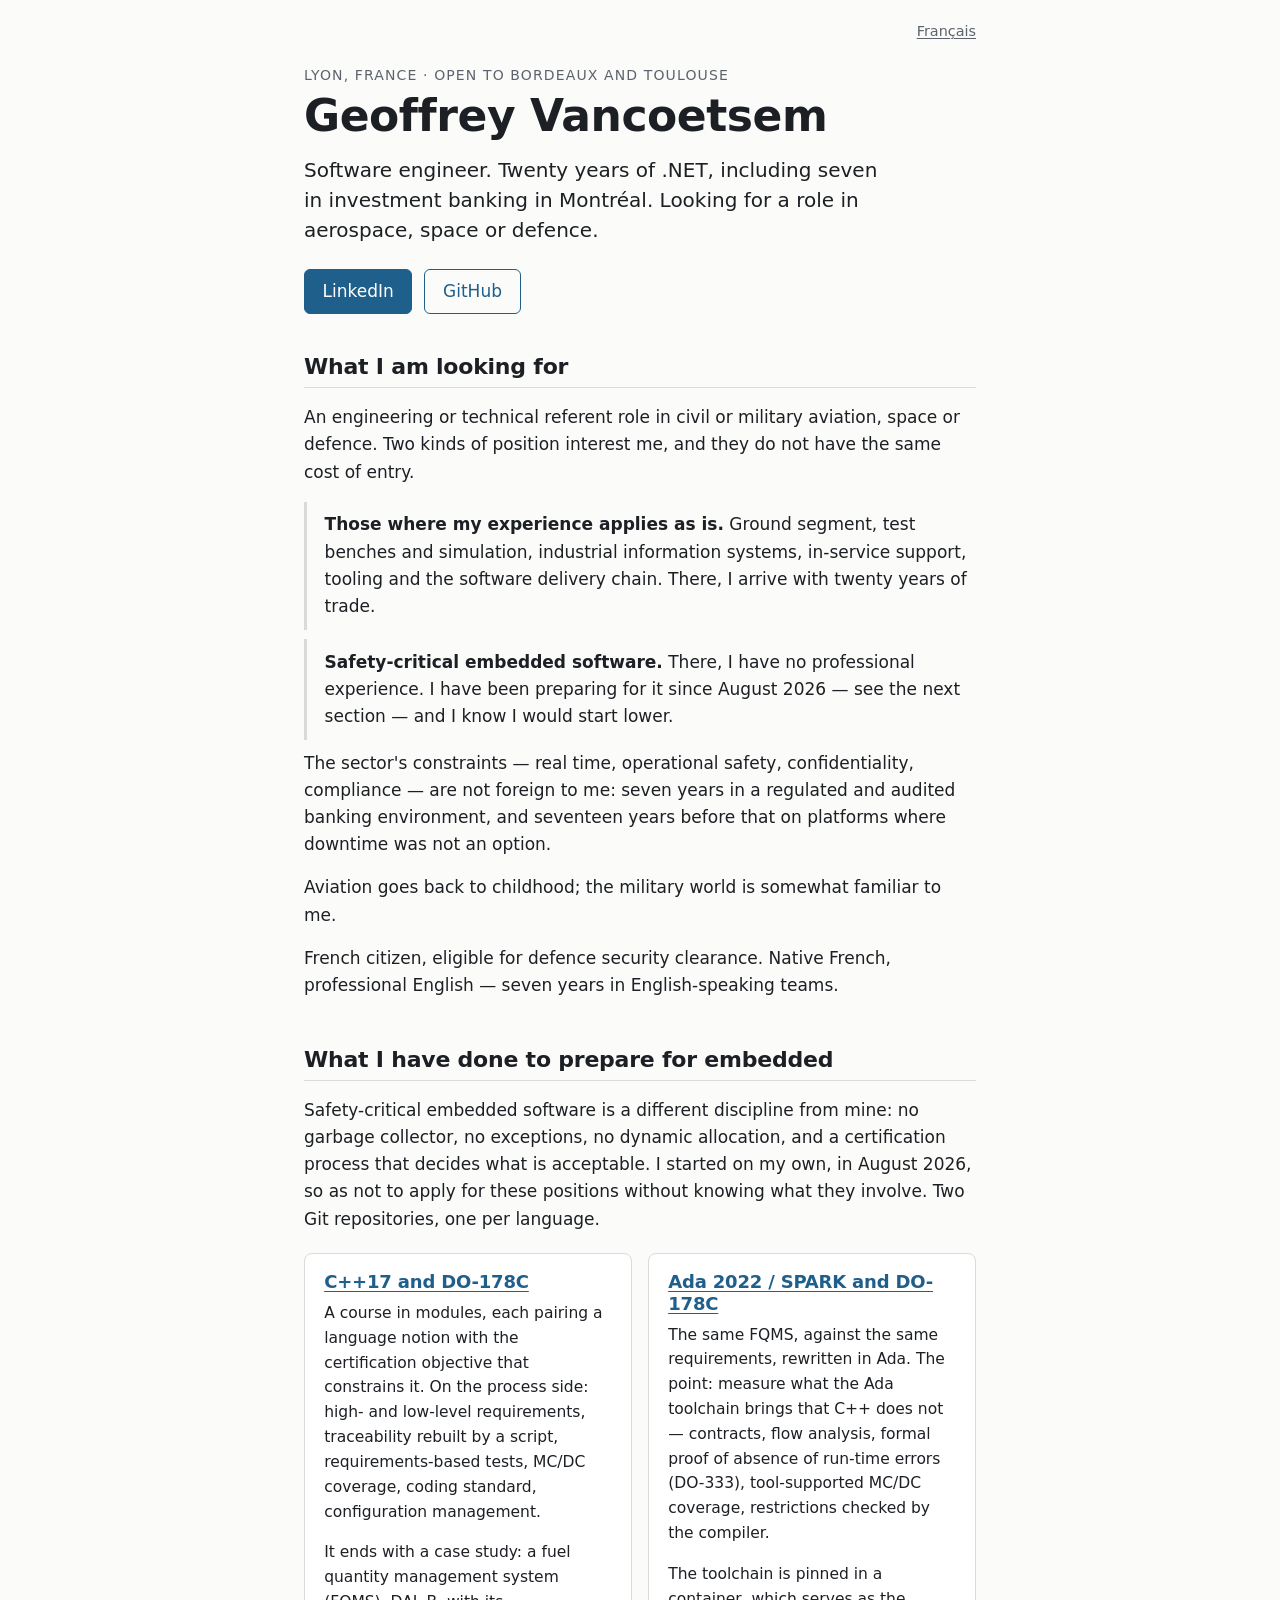
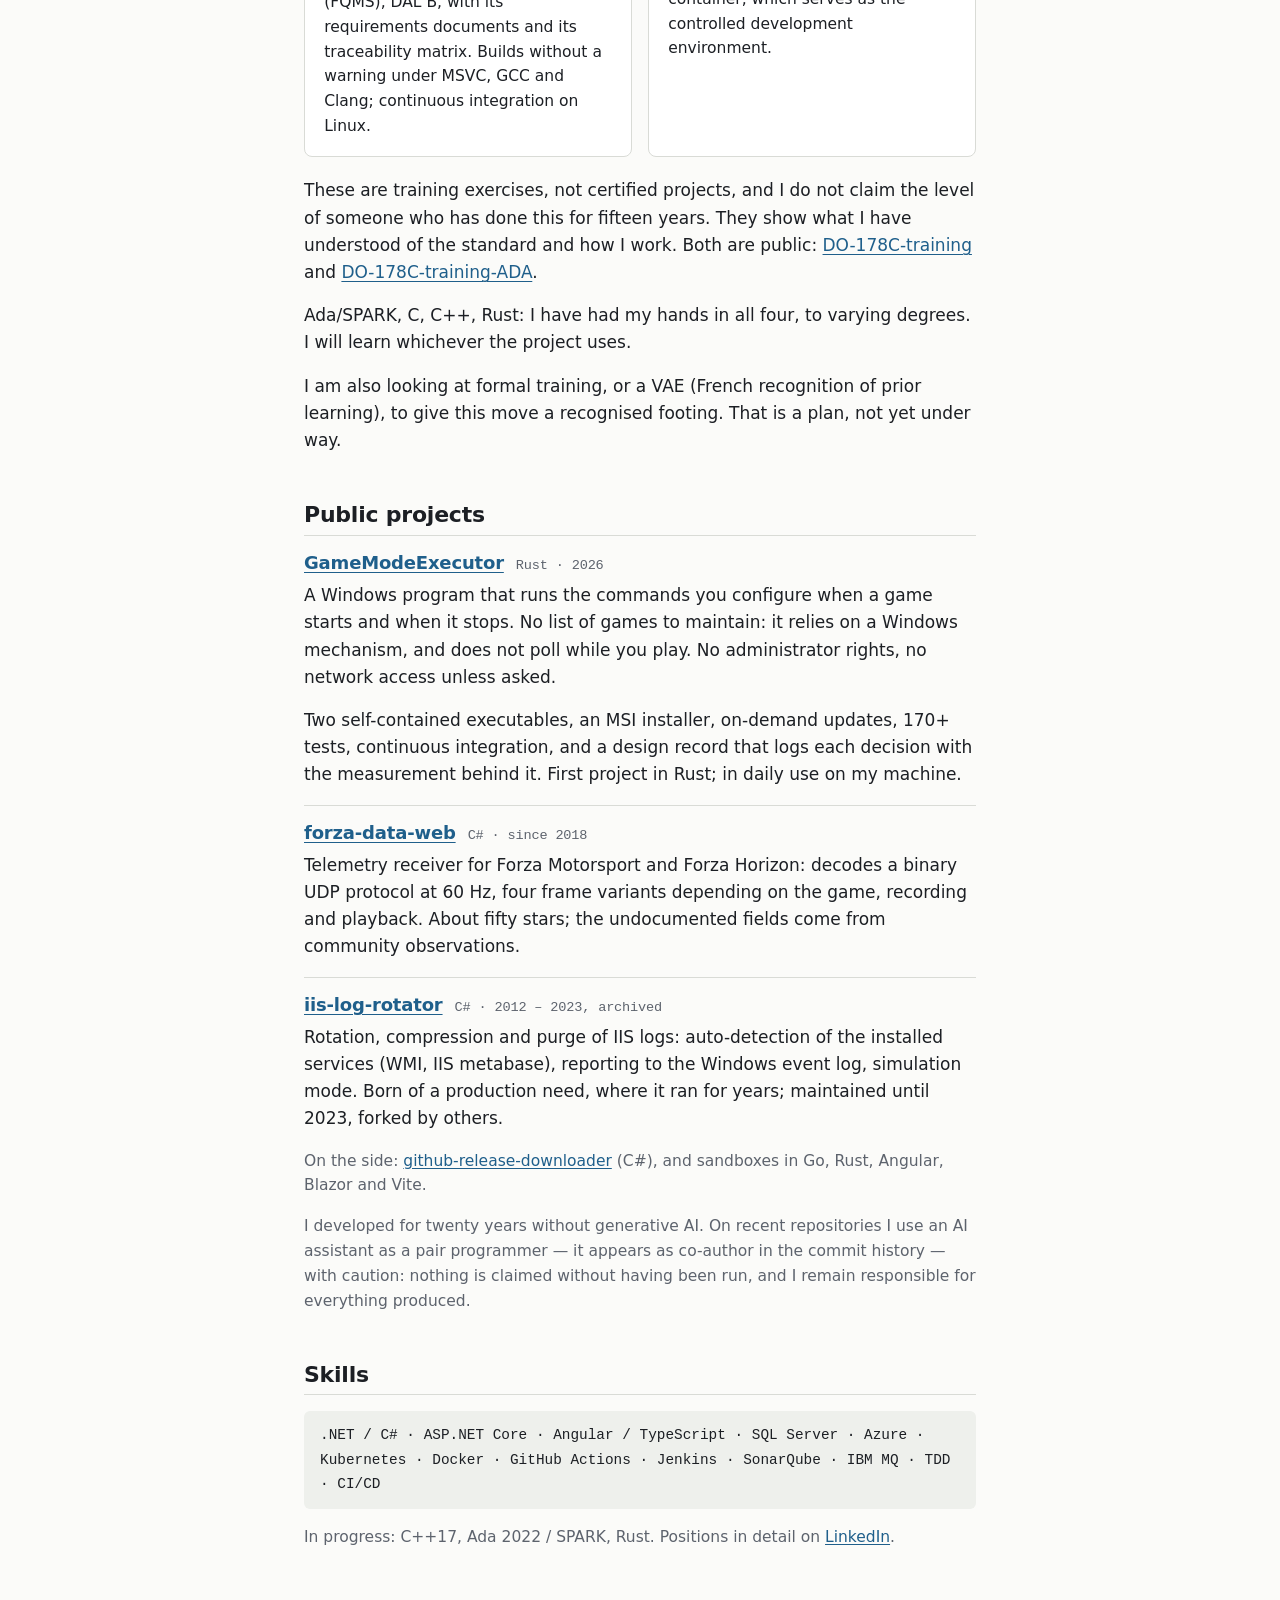
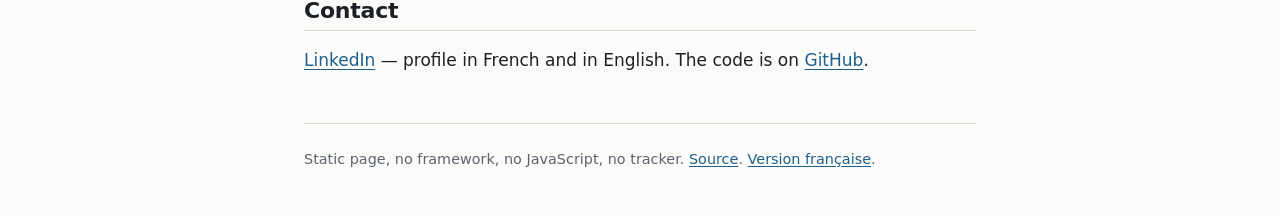
<file: index.html>
<!DOCTYPE html>
<html lang="en">
<head>
  <meta charset="utf-8">
  <meta name="viewport" content="width=device-width, initial-scale=1">
  <title>Geoffrey Vancoetsem — software engineer</title>
  <meta name="description" content="Software engineer, twenty years of .NET including seven in investment banking in Montréal. Looking for a role in aerospace, space or defence. Open to Bordeaux and Toulouse.">
  <meta name="author" content="Geoffrey Vancoetsem">
  <meta name="color-scheme" content="light dark">
  <link rel="icon" href="favicon.svg" type="image/svg+xml">
  <link rel="canonical" href="https://geeooff.github.io/">
  <link rel="alternate" hreflang="en" href="https://geeooff.github.io/">
  <link rel="alternate" hreflang="fr" href="https://geeooff.github.io/fr/">
  <link rel="alternate" hreflang="x-default" href="https://geeooff.github.io/">
  <meta property="og:type" content="profile">
  <meta property="og:title" content="Geoffrey Vancoetsem — software engineer">
  <meta property="og:description" content="Twenty years of .NET, including seven in investment banking in Montréal. Looking for a role in aerospace, space or defence.">
  <meta property="og:url" content="https://geeooff.github.io/">
  <meta property="og:locale" content="en_GB">
  <meta property="og:locale:alternate" content="fr_FR">
  <link rel="stylesheet" href="style.css">
</head>
<body>

<header class="hero">
  <nav class="lang" aria-label="Language">
    <a href="fr/" lang="fr" hreflang="fr">Français</a>
  </nav>
  <p class="eyebrow">Lyon, France · open to Bordeaux and Toulouse</p>
  <h1>Geoffrey Vancoetsem</h1>
  <p class="tagline">
    Software engineer. Twenty years of .NET, including seven in investment
    banking in Montréal. Looking for a role in aerospace, space or defence.
  </p>
  <nav class="links" aria-label="Profiles">
    <a class="button primary" href="https://www.linkedin.com/in/geoffreyvancoetsem/?locale=en-US" rel="me">LinkedIn</a>
    <a class="button" href="https://github.com/geeooff" rel="me">GitHub</a>
  </nav>
</header>

<main>

<section id="looking-for">
  <h2>What I am looking for</h2>
  <p>
    An engineering or technical referent role in civil or military aviation,
    space or defence. Two kinds of position interest me, and they do not have
    the same cost of entry.
  </p>
  <ul class="plain">
    <li>
      <strong>Those where my experience applies as is.</strong>
      Ground segment, test benches and simulation, industrial information
      systems, in-service support, tooling and the software delivery chain.
      There, I arrive with twenty years of trade.
    </li>
    <li>
      <strong>Safety-critical embedded software.</strong>
      There, I have no professional experience. I have been preparing for it
      since August 2026 — see the next section — and I know I would start
      lower.
    </li>
  </ul>
  <p>
    The sector's constraints — real time, operational safety, confidentiality,
    compliance — are not foreign to me: seven years in a regulated and
    audited banking environment, and seventeen years before that on
    platforms where downtime was not an option.
  </p>
  <p>
    Aviation goes back to childhood; the military world is somewhat
    familiar to me.
  </p>
  <p>
    French citizen, eligible for defence security clearance. Native French,
    professional English — seven years in English-speaking teams.
  </p>
</section>

<section id="embedded">
  <h2>What I have done to prepare for embedded</h2>
  <p>
    Safety-critical embedded software is a different discipline from mine:
    no garbage collector, no exceptions, no dynamic allocation, and a
    certification process that decides what is acceptable. I started on my
    own, in August 2026, so as not to apply for these positions without
    knowing what they involve. Two Git repositories, one per language.
  </p>

  <div class="grid">
    <article class="card">
      <h3><a href="https://github.com/geeooff/DO-178C-training">C++17 and DO-178C</a></h3>
      <p>
        A course in modules, each pairing a language notion with the
        certification objective that constrains it. On the process side:
        high- and low-level requirements, traceability rebuilt by a script,
        requirements-based tests, MC/DC coverage, coding standard,
        configuration management.
      </p>
      <p>
        It ends with a case study: a fuel quantity management system (FQMS),
        DAL B, with its requirements documents and its traceability matrix.
        Builds without a warning under MSVC, GCC and Clang; continuous
        integration on Linux.
      </p>
    </article>

    <article class="card">
      <h3><a href="https://github.com/geeooff/DO-178C-training-ADA">Ada 2022 / SPARK and DO-178C</a></h3>
      <p>
        The same FQMS, against the same requirements, rewritten in Ada. The
        point: measure what the Ada toolchain brings that C++ does not —
        contracts, flow analysis, formal proof of absence of run-time errors
        (DO-333), tool-supported MC/DC coverage, restrictions checked by the
        compiler.
      </p>
      <p>
        The toolchain is pinned in a container, which serves as the
        controlled development environment.
      </p>
    </article>
  </div>

  <p>
    These are training exercises, not certified projects, and I do not claim
    the level of someone who has done this for fifteen years. They show what
    I have understood of the standard and how I work. Both are public:
    <a href="https://github.com/geeooff/DO-178C-training">DO-178C-training</a>
    and <a href="https://github.com/geeooff/DO-178C-training-ADA">DO-178C-training-ADA</a>.
  </p>
  <p>
    Ada/SPARK, C, C++, Rust: I have had my hands in all four, to varying
    degrees. I will learn whichever the project uses.
  </p>
  <p>
    I am also looking at formal training, or a VAE (French recognition of
    prior learning), to give this move a recognised footing. That is a plan,
    not yet under way.
  </p>
</section>

<section id="projects">
  <h2>Public projects</h2>

  <article class="project">
    <h3>
      <a href="https://github.com/geeooff/GameModeExecutor">GameModeExecutor</a>
      <span class="meta">Rust · 2026</span>
    </h3>
    <p>
      A Windows program that runs the commands you configure when a game
      starts and when it stops. No list of games to maintain: it relies on a
      Windows mechanism, and does not poll while you play. No administrator
      rights, no network access unless asked.
    </p>
    <p>
      Two self-contained executables, an MSI installer, on-demand updates,
      170+ tests, continuous integration, and a design record that logs each
      decision with the measurement behind it. First project in Rust; in
      daily use on my machine.
    </p>
  </article>

  <article class="project">
    <h3>
      <a href="https://github.com/geeooff/forza-data-web">forza-data-web</a>
      <span class="meta">C# · since 2018</span>
    </h3>
    <p>
      Telemetry receiver for Forza Motorsport and Forza Horizon: decodes a
      binary UDP protocol at 60 Hz, four frame variants depending on the
      game, recording and playback. About fifty stars; the undocumented
      fields come from community observations.
    </p>
  </article>

  <article class="project">
    <h3>
      <a href="https://github.com/geeooff/iis-log-rotator">iis-log-rotator</a>
      <span class="meta">C# · 2012 – 2023, archived</span>
    </h3>
    <p>
      Rotation, compression and purge of IIS logs: auto-detection of the
      installed services (WMI, IIS metabase), reporting to the Windows event
      log, simulation mode. Born of a production need, where it ran for
      years; maintained until 2023, forked by others.
    </p>
  </article>

  <p class="note">
    On the side: <a href="https://github.com/geeooff/github-release-downloader">github-release-downloader</a>
    (C#), and sandboxes in Go, Rust, Angular, Blazor and Vite.
  </p>
  <p class="note">
    I developed for twenty years without generative AI. On recent
    repositories I use an AI assistant as a pair programmer — it appears as
    co-author in the commit history — with caution: nothing is claimed
    without having been run, and I remain responsible for everything
    produced.
  </p>
</section>

<section id="skills">
  <h2>Skills</h2>
  <p class="stack">
    .NET / C# · ASP.NET Core · Angular / TypeScript · SQL Server · Azure ·
    Kubernetes · Docker · GitHub Actions · Jenkins · SonarQube · IBM MQ ·
    TDD · CI/CD
  </p>
  <p class="note">
    In progress: C++17, Ada 2022 / SPARK, Rust. Positions in detail on
    <a href="https://www.linkedin.com/in/geoffreyvancoetsem/?locale=en-US">LinkedIn</a>.
  </p>
</section>

<section id="contact">
  <h2>Contact</h2>
  <p>
    <a href="https://www.linkedin.com/in/geoffreyvancoetsem/?locale=en-US">LinkedIn</a>
    — profile in French and in English. The code is on
    <a href="https://github.com/geeooff">GitHub</a>.
  </p>
</section>

</main>

<footer>
  <p>
    Static page, no framework, no JavaScript, no tracker.
    <a href="https://github.com/geeooff/geeooff.github.io">Source</a>.
    <a href="fr/" lang="fr" hreflang="fr">Version française</a>.
  </p>
</footer>

</body>
</html>
</file>
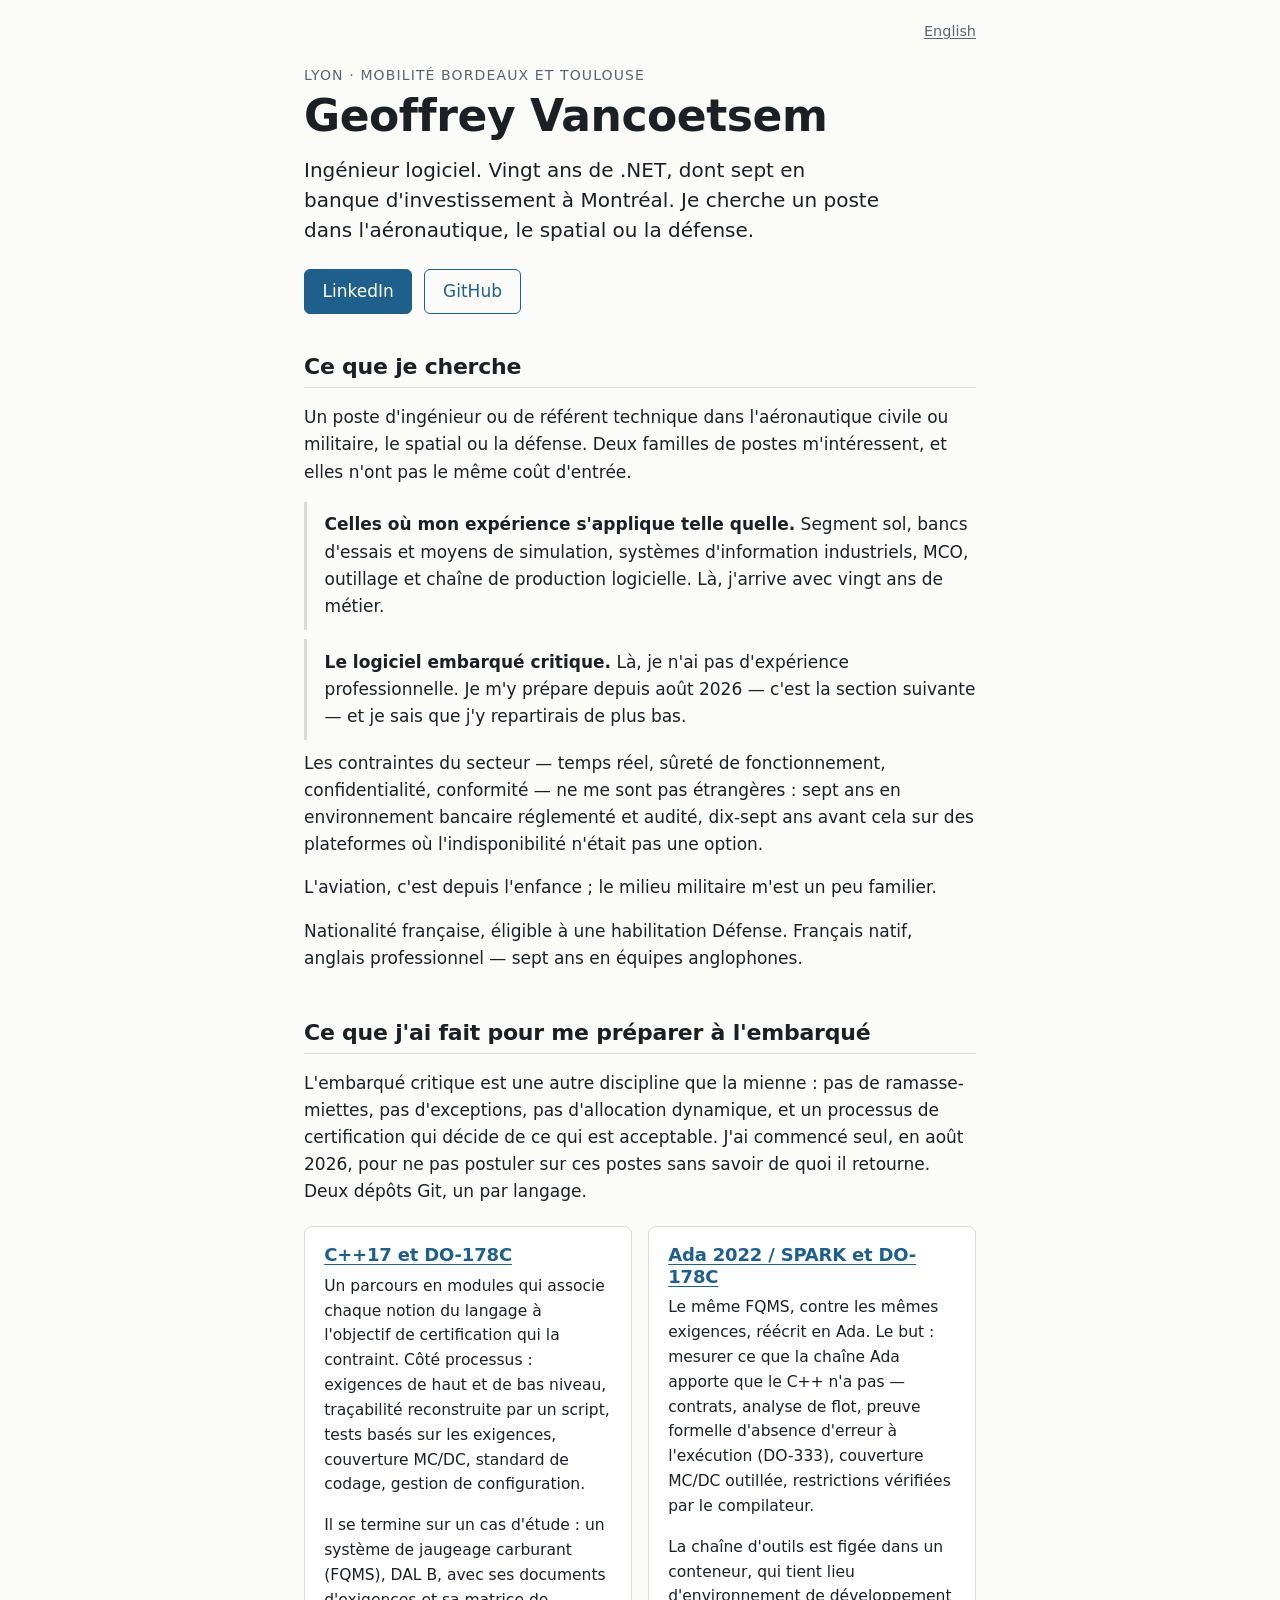
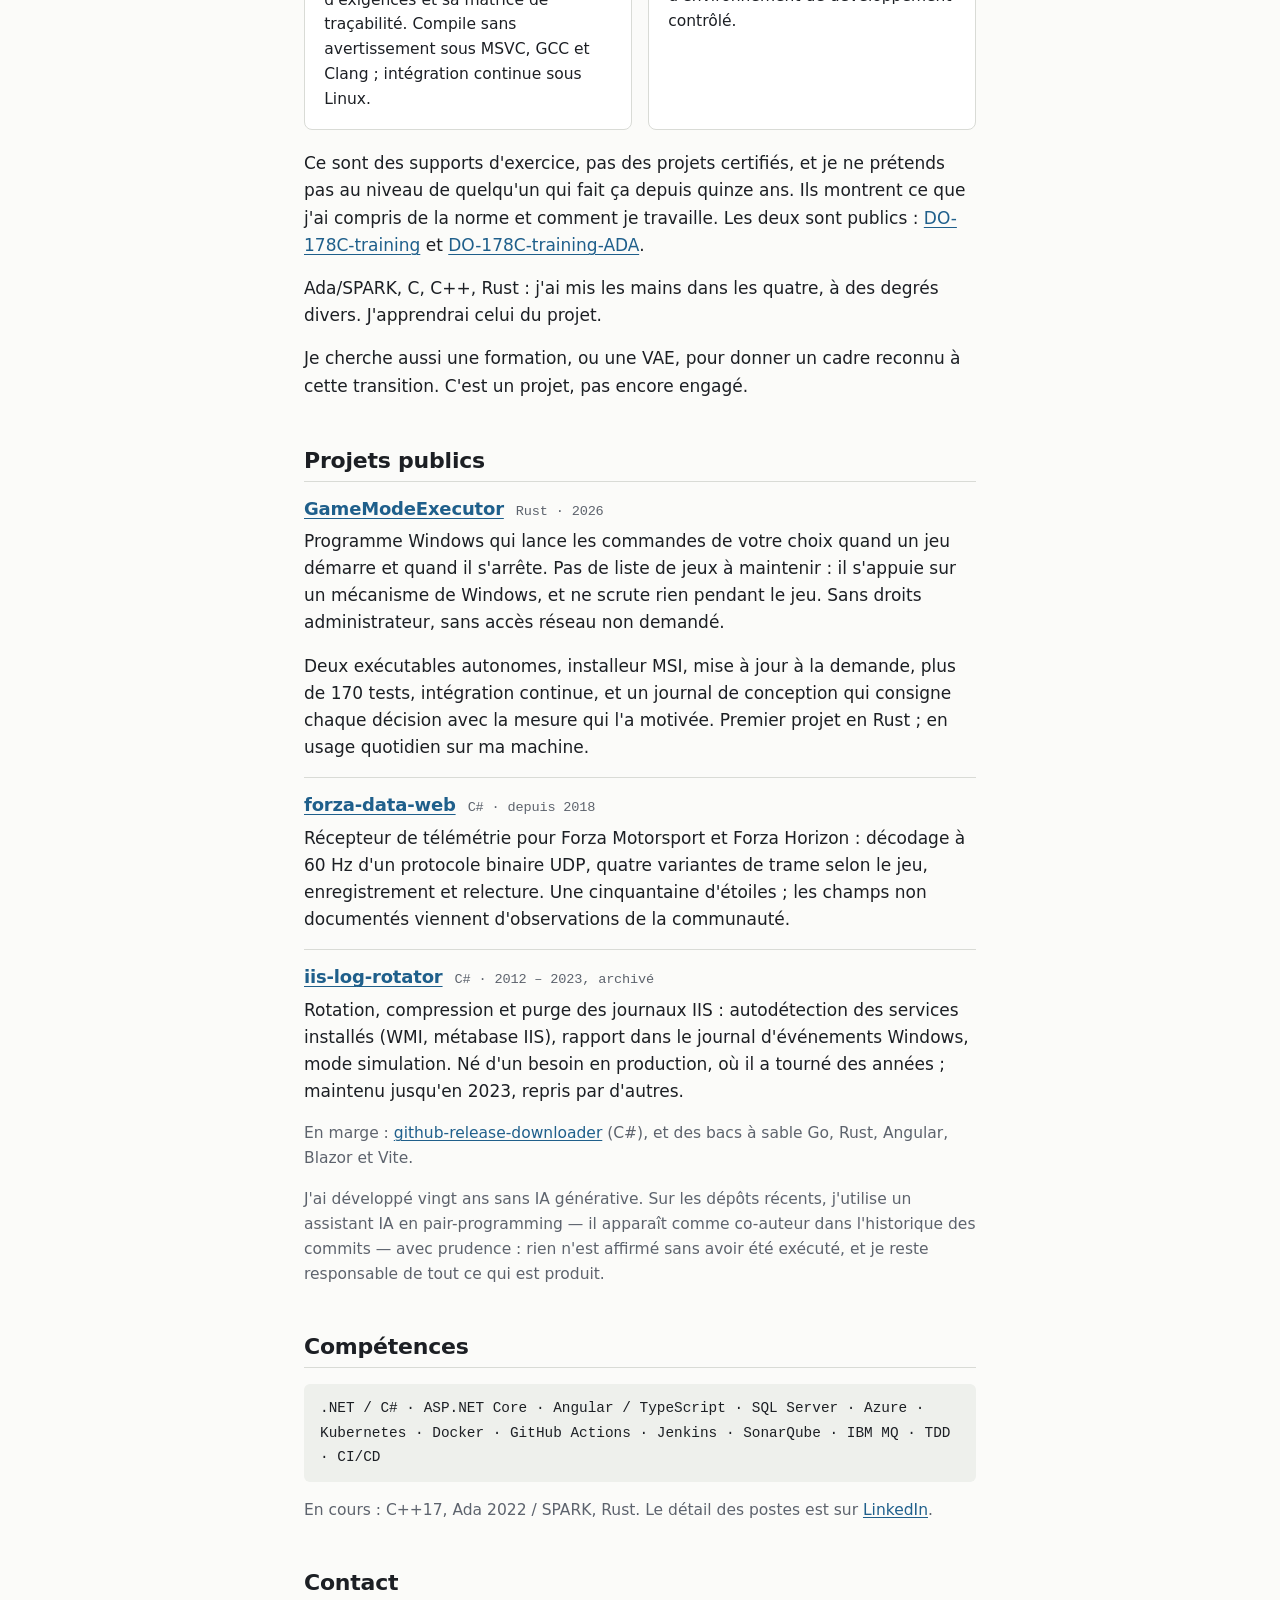
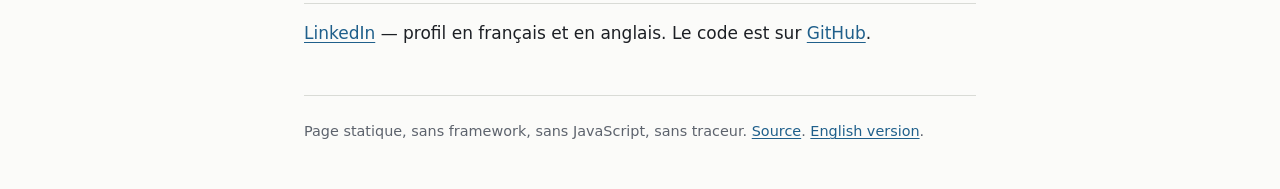
<file: fr/index.html>
<!DOCTYPE html>
<html lang="fr">
<head>
  <meta charset="utf-8">
  <meta name="viewport" content="width=device-width, initial-scale=1">
  <title>Geoffrey Vancoetsem — ingénieur logiciel</title>
  <meta name="description" content="Ingénieur logiciel, vingt ans de .NET dont sept en banque d'investissement à Montréal. Je cherche un poste dans l'aéronautique, le spatial ou la défense. Mobilité Bordeaux et Toulouse.">
  <meta name="author" content="Geoffrey Vancoetsem">
  <meta name="color-scheme" content="light dark">
  <link rel="icon" href="../favicon.svg" type="image/svg+xml">
  <link rel="canonical" href="https://geeooff.github.io/fr/">
  <link rel="alternate" hreflang="en" href="https://geeooff.github.io/">
  <link rel="alternate" hreflang="fr" href="https://geeooff.github.io/fr/">
  <link rel="alternate" hreflang="x-default" href="https://geeooff.github.io/">
  <meta property="og:type" content="profile">
  <meta property="og:title" content="Geoffrey Vancoetsem — ingénieur logiciel">
  <meta property="og:description" content="Vingt ans de .NET, dont sept en banque d'investissement à Montréal. Je cherche un poste dans l'aéronautique, le spatial ou la défense.">
  <meta property="og:url" content="https://geeooff.github.io/fr/">
  <meta property="og:locale" content="fr_FR">
  <meta property="og:locale:alternate" content="en_GB">
  <link rel="stylesheet" href="../style.css">
</head>
<body>

<header class="hero">
  <nav class="lang" aria-label="Langue">
    <a href="../" lang="en" hreflang="en">English</a>
  </nav>
  <p class="eyebrow">Lyon · mobilité Bordeaux et Toulouse</p>
  <h1>Geoffrey Vancoetsem</h1>
  <p class="tagline">
    Ingénieur logiciel. Vingt ans de .NET, dont sept en banque
    d'investissement à Montréal. Je cherche un poste dans l'aéronautique,
    le spatial ou la défense.
  </p>
  <nav class="links" aria-label="Profils">
    <a class="button primary" href="https://www.linkedin.com/in/geoffreyvancoetsem/?locale=fr-FR" rel="me">LinkedIn</a>
    <a class="button" href="https://github.com/geeooff" rel="me">GitHub</a>
  </nav>
</header>

<main>

<section id="recherche">
  <h2>Ce que je cherche</h2>
  <p>
    Un poste d'ingénieur ou de référent technique dans l'aéronautique civile
    ou militaire, le spatial ou la défense. Deux familles de postes
    m'intéressent, et elles n'ont pas le même coût d'entrée.
  </p>
  <ul class="plain">
    <li>
      <strong>Celles où mon expérience s'applique telle quelle.</strong>
      Segment sol, bancs d'essais et moyens de simulation, systèmes
      d'information industriels, MCO, outillage et chaîne de production
      logicielle. Là, j'arrive avec vingt ans de métier.
    </li>
    <li>
      <strong>Le logiciel embarqué critique.</strong>
      Là, je n'ai pas d'expérience professionnelle. Je m'y prépare depuis
      août 2026 — c'est la section suivante — et je sais que j'y repartirais
      de plus bas.
    </li>
  </ul>
  <p>
    Les contraintes du secteur — temps réel, sûreté de fonctionnement,
    confidentialité, conformité — ne me sont pas étrangères : sept ans en
    environnement bancaire réglementé et audité, dix-sept ans avant cela sur
    des plateformes où l'indisponibilité n'était pas une option.
  </p>
  <p>
    L'aviation, c'est depuis l'enfance ; le milieu militaire m'est un peu
    familier.
  </p>
  <p>
    Nationalité française, éligible à une habilitation Défense. Français
    natif, anglais professionnel — sept ans en équipes anglophones.
  </p>
</section>

<section id="embarque">
  <h2>Ce que j'ai fait pour me préparer à l'embarqué</h2>
  <p>
    L'embarqué critique est une autre discipline que la mienne : pas de
    ramasse-miettes, pas d'exceptions, pas d'allocation dynamique, et un
    processus de certification qui décide de ce qui est acceptable. J'ai
    commencé seul, en août 2026, pour ne pas postuler sur ces postes sans
    savoir de quoi il retourne. Deux dépôts Git, un par langage.
  </p>

  <div class="grid">
    <article class="card">
      <h3><a href="https://github.com/geeooff/DO-178C-training">C++17 et DO-178C</a></h3>
      <p>
        Un parcours en modules qui associe chaque notion du langage à
        l'objectif de certification qui la contraint. Côté processus :
        exigences de haut et de bas niveau, traçabilité reconstruite par un
        script, tests basés sur les exigences, couverture MC/DC, standard de
        codage, gestion de configuration.
      </p>
      <p>
        Il se termine sur un cas d'étude : un système de jaugeage carburant
        (FQMS), DAL B, avec ses documents d'exigences et sa matrice de
        traçabilité. Compile sans avertissement sous MSVC, GCC et Clang ;
        intégration continue sous Linux.
      </p>
    </article>

    <article class="card">
      <h3><a href="https://github.com/geeooff/DO-178C-training-ADA">Ada 2022 / SPARK et DO-178C</a></h3>
      <p>
        Le même FQMS, contre les mêmes exigences, réécrit en Ada. Le but :
        mesurer ce que la chaîne Ada apporte que le C++ n'a pas — contrats,
        analyse de flot, preuve formelle d'absence d'erreur à l'exécution
        (DO-333), couverture MC/DC outillée, restrictions vérifiées par le
        compilateur.
      </p>
      <p>
        La chaîne d'outils est figée dans un conteneur, qui tient lieu
        d'environnement de développement contrôlé.
      </p>
    </article>
  </div>

  <p>
    Ce sont des supports d'exercice, pas des projets certifiés, et je ne
    prétends pas au niveau de quelqu'un qui fait ça depuis quinze ans. Ils
    montrent ce que j'ai compris de la norme et comment je travaille. Les
    deux sont publics :
    <a href="https://github.com/geeooff/DO-178C-training">DO-178C-training</a>
    et <a href="https://github.com/geeooff/DO-178C-training-ADA">DO-178C-training-ADA</a>.
  </p>
  <p>
    Ada/SPARK, C, C++, Rust : j'ai mis les mains dans les quatre, à des
    degrés divers. J'apprendrai celui du projet.
  </p>
  <p>
    Je cherche aussi une formation, ou une VAE, pour donner un cadre reconnu
    à cette transition. C'est un projet, pas encore engagé.
  </p>
</section>

<section id="projets">
  <h2>Projets publics</h2>

  <article class="project">
    <h3>
      <a href="https://github.com/geeooff/GameModeExecutor">GameModeExecutor</a>
      <span class="meta">Rust · 2026</span>
    </h3>
    <p>
      Programme Windows qui lance les commandes de votre choix quand un jeu
      démarre et quand il s'arrête. Pas de liste de jeux à maintenir : il
      s'appuie sur un mécanisme de Windows, et ne scrute rien pendant le jeu.
      Sans droits administrateur, sans accès réseau non demandé.
    </p>
    <p>
      Deux exécutables autonomes, installeur MSI, mise à jour à la demande,
      plus de 170 tests, intégration continue, et un journal de conception
      qui consigne chaque décision avec la mesure qui l'a motivée. Premier
      projet en Rust ; en usage quotidien sur ma machine.
    </p>
  </article>

  <article class="project">
    <h3>
      <a href="https://github.com/geeooff/forza-data-web">forza-data-web</a>
      <span class="meta">C# · depuis 2018</span>
    </h3>
    <p>
      Récepteur de télémétrie pour Forza Motorsport et Forza Horizon :
      décodage à 60 Hz d'un protocole binaire UDP, quatre variantes de trame
      selon le jeu, enregistrement et relecture. Une cinquantaine d'étoiles ;
      les champs non documentés viennent d'observations de la communauté.
    </p>
  </article>

  <article class="project">
    <h3>
      <a href="https://github.com/geeooff/iis-log-rotator">iis-log-rotator</a>
      <span class="meta">C# · 2012 – 2023, archivé</span>
    </h3>
    <p>
      Rotation, compression et purge des journaux IIS : autodétection des
      services installés (WMI, métabase IIS), rapport dans le journal
      d'événements Windows, mode simulation. Né d'un besoin en production,
      où il a tourné des années ; maintenu jusqu'en 2023, repris par
      d'autres.
    </p>
  </article>

  <p class="note">
    En marge : <a href="https://github.com/geeooff/github-release-downloader">github-release-downloader</a>
    (C#), et des bacs à sable Go, Rust, Angular, Blazor et Vite.
  </p>
  <p class="note">
    J'ai développé vingt ans sans IA générative. Sur les dépôts récents,
    j'utilise un assistant IA en pair-programming — il apparaît comme
    co-auteur dans l'historique des commits — avec prudence : rien n'est
    affirmé sans avoir été exécuté, et je reste responsable de tout ce qui
    est produit.
  </p>
</section>

<section id="competences">
  <h2>Compétences</h2>
  <p class="stack">
    .NET / C# · ASP.NET Core · Angular / TypeScript · SQL Server · Azure ·
    Kubernetes · Docker · GitHub Actions · Jenkins · SonarQube · IBM MQ ·
    TDD · CI/CD
  </p>
  <p class="note">
    En cours : C++17, Ada 2022 / SPARK, Rust. Le détail des postes est sur
    <a href="https://www.linkedin.com/in/geoffreyvancoetsem/?locale=fr-FR">LinkedIn</a>.
  </p>
</section>

<section id="contact">
  <h2>Contact</h2>
  <p>
    <a href="https://www.linkedin.com/in/geoffreyvancoetsem/?locale=fr-FR">LinkedIn</a>
    — profil en français et en anglais. Le code est sur
    <a href="https://github.com/geeooff">GitHub</a>.
  </p>
</section>

</main>

<footer>
  <p>
    Page statique, sans framework, sans JavaScript, sans traceur.
    <a href="https://github.com/geeooff/geeooff.github.io">Source</a>.
    <a href="../" lang="en" hreflang="en">English version</a>.
  </p>
</footer>

</body>
</html>
</file>
<file: style.css>
/* Geoffrey Vancoetsem — geeooff.github.io
   Une feuille, pas de framework. Les couleurs sont des variables ;
   le mode sombre suit la préférence du système. */

:root {
  --bg: #fbfbf9;
  --fg: #1c1f24;
  --muted: #5d636d;
  --accent: #1f5f8b;
  --accent-fg: #ffffff;
  --line: #d9dbd6;
  --card: #ffffff;
  --code: #eef0ec;
  --measure: 42rem;
}

@media (prefers-color-scheme: dark) {
  :root {
    --bg: #14171b;
    --fg: #e6e8ea;
    --muted: #9aa1aa;
    --accent: #8ec1e6;
    --accent-fg: #0f1418;
    --line: #2c3139;
    --card: #1b1f25;
    --code: #232830;
  }
}

* { box-sizing: border-box; }

html { -webkit-text-size-adjust: 100%; }

body {
  margin: 0;
  padding: 0 1rem;
  background: var(--bg);
  color: var(--fg);
  font-family: system-ui, -apple-system, "Segoe UI", Roboto, "Helvetica Neue", Arial, sans-serif;
  font-size: 1.0625rem;
  line-height: 1.6;
}

a {
  color: var(--accent);
  text-decoration-thickness: 1px;
  text-underline-offset: 0.15em;
}
a:hover { text-decoration-thickness: 2px; }

h1, h2, h3 { line-height: 1.2; letter-spacing: -0.01em; }
h1 { font-size: clamp(2rem, 6vw, 2.75rem); margin: 0.25rem 0 0.75rem; }
h2 {
  font-size: 1.375rem;
  margin: 0 0 1rem;
  padding-bottom: 0.4rem;
  border-bottom: 1px solid var(--line);
}
h3 { font-size: 1.125rem; margin: 0 0 0.5rem; }

p { margin: 0 0 1rem; }
p:last-child { margin-bottom: 0; }

strong { font-weight: 600; }

/* En-tête */
.hero {
  position: relative;
  max-width: var(--measure);
  margin: 0 auto;
  padding: 4rem 0 2.5rem;
}
.lang {
  position: absolute;
  top: 1.25rem;
  right: 0;
  font-size: 0.9rem;
}
.lang a { color: var(--muted); }
.lang a:hover { color: var(--accent); }
.eyebrow {
  margin: 0;
  font-size: 0.875rem;
  letter-spacing: 0.08em;
  text-transform: uppercase;
  color: var(--muted);
}
.tagline {
  font-size: 1.25rem;
  line-height: 1.5;
  margin: 0 0 1.5rem;
  max-width: 36rem;
}
.links { display: flex; flex-wrap: wrap; gap: 0.75rem; }

.button {
  display: inline-block;
  padding: 0.5rem 1.1rem;
  border: 1px solid var(--accent);
  border-radius: 6px;
  color: var(--accent);
  text-decoration: none;
  font-weight: 500;
}
.button:hover { background: var(--code); }
.button.primary { background: var(--accent); color: var(--accent-fg); }
.button.primary:hover { filter: brightness(1.1); background: var(--accent); }

/* Corps */
main {
  max-width: var(--measure);
  margin: 0 auto;
}
section { margin: 0 0 3rem; }

.grid {
  display: grid;
  gap: 1rem;
  grid-template-columns: 1fr;
  margin: 1.25rem 0;
}
@media (min-width: 40rem) {
  .grid { grid-template-columns: 1fr 1fr; }
}

.card {
  background: var(--card);
  border: 1px solid var(--line);
  border-radius: 8px;
  padding: 1.1rem 1.2rem;
  font-size: 0.97rem;
}
.card h3 { color: var(--accent); }

.note {
  color: var(--muted);
  font-size: 0.97rem;
}

ul.plain {
  list-style: none;
  padding: 0;
  margin: 0;
}
ul.plain li {
  padding: 0.6rem 0 0.6rem 1.1rem;
  border-left: 3px solid var(--line);
  margin-bottom: 0.6rem;
}

.project {
  padding: 1rem 0;
  border-top: 1px solid var(--line);
}
.project:first-of-type { border-top: 0; padding-top: 0; }
.project h3 {
  display: flex;
  flex-wrap: wrap;
  align-items: baseline;
  gap: 0.25rem 0.75rem;
}
.meta {
  font-size: 0.85rem;
  font-weight: 400;
  color: var(--muted);
  font-family: ui-monospace, "Cascadia Mono", "Segoe UI Mono", Menlo, Consolas, monospace;
}

.stack {
  font-family: ui-monospace, "Cascadia Mono", "Segoe UI Mono", Menlo, Consolas, monospace;
  font-size: 0.9rem;
  line-height: 1.7;
  background: var(--code);
  border-radius: 6px;
  padding: 0.75rem 1rem;
}

/* Pied de page */
footer {
  max-width: var(--measure);
  margin: 0 auto;
  padding: 1.5rem 0 3rem;
  border-top: 1px solid var(--line);
  color: var(--muted);
  font-size: 0.9rem;
}

@media print {
  body { background: #fff; color: #000; }
  .lang { display: none; }
  .button { border-color: #000; color: #000; }
  .button.primary { background: none; }
  .button::after { content: " " attr(href); font-size: 0.85em; }
}
</file>
